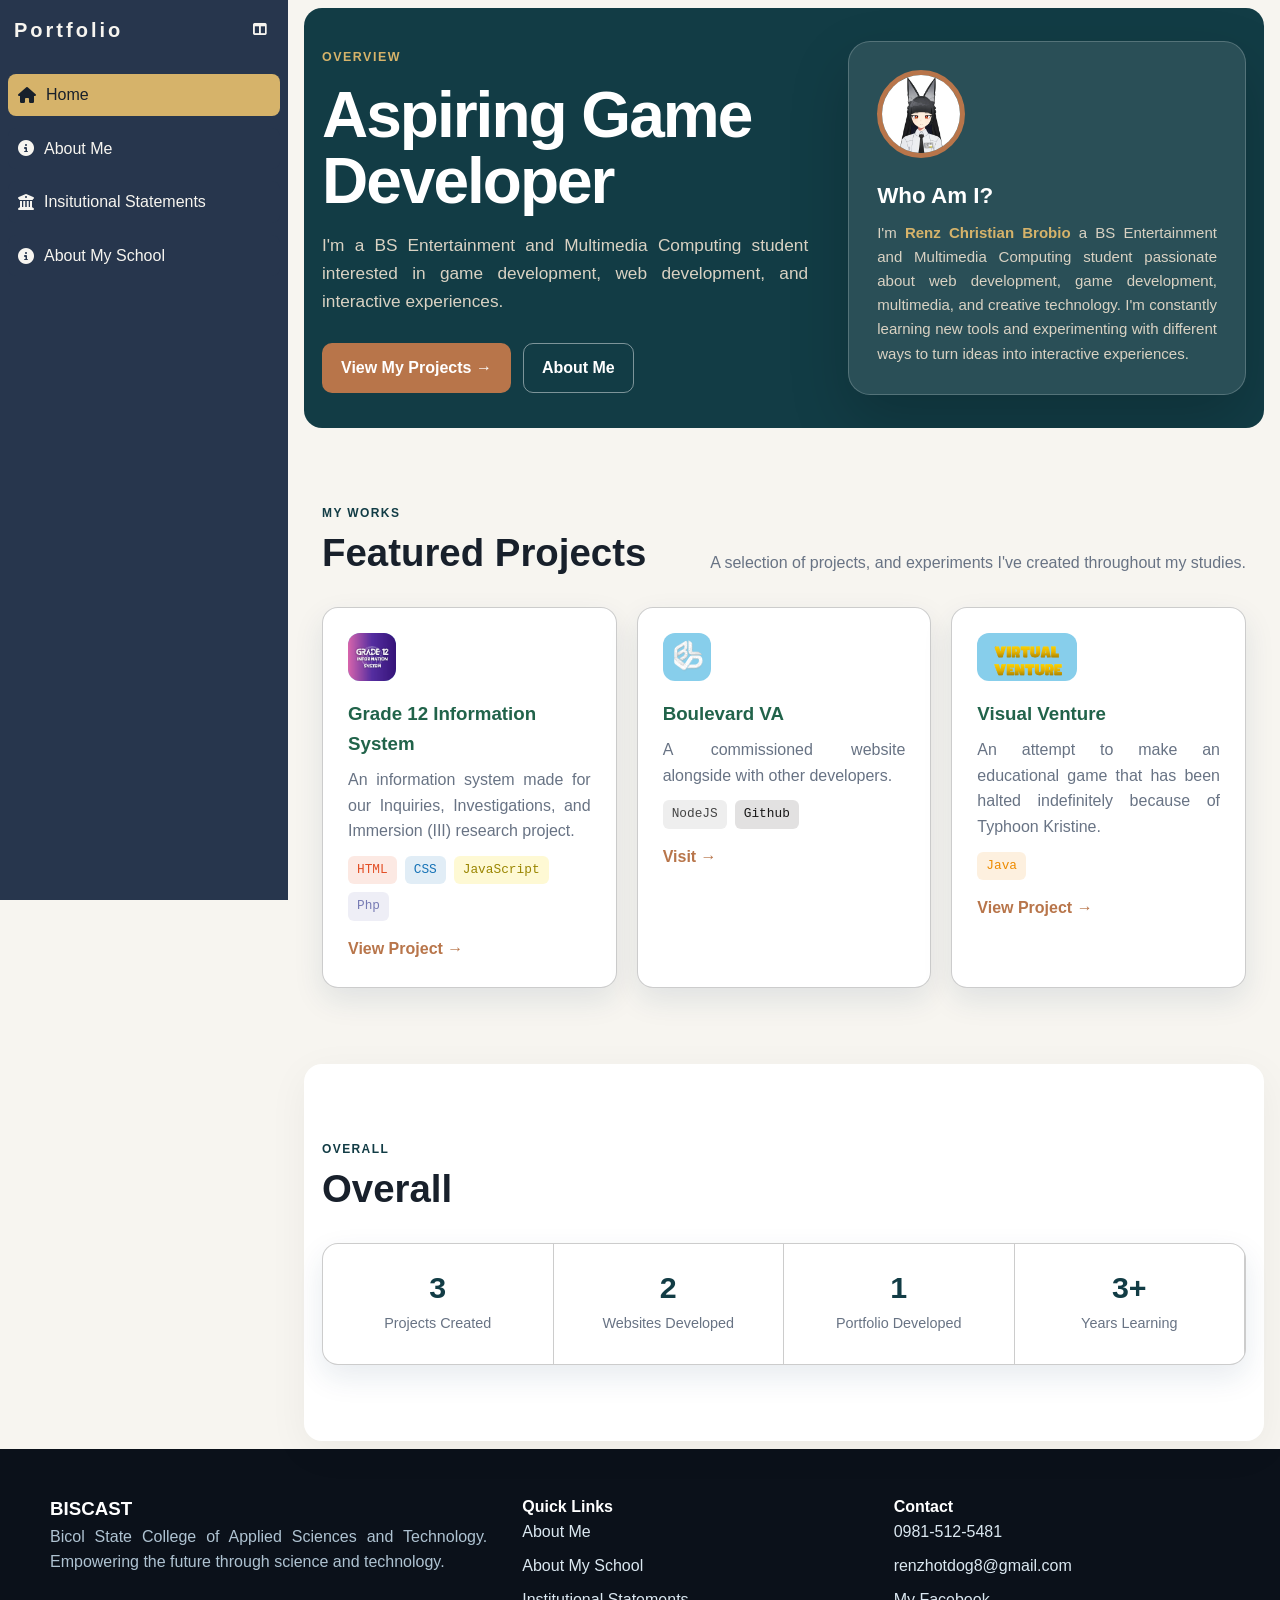
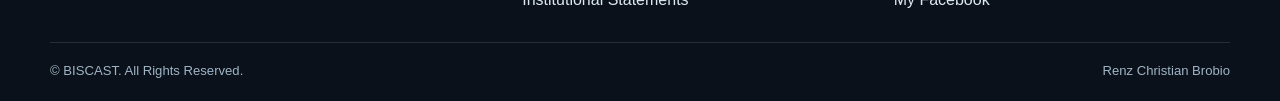
<file: index.html>
<!doctype html>
<html lang="en">

<head>
    <meta charset="UTF-8" />
    <meta name="viewport" content="width=device-width, initial-scale=1.0" />
    <title>Home</title>
    <link rel="stylesheet" href="css/style.css" />
    <link rel="shortcut icon" href="assets/BISCAST-Logo.png" type="image/x-icon" />
    <link rel="stylesheet" href="https://cdnjs.cloudflare.com/ajax/libs/font-awesome/6.5.1/css/all.min.css">
</head>

<body>
    <div class="layout">
        <aside id="side" class="sidenav" aria-label="Sidebar">
            <div class="top">
                <span class="logo">Portfolio</span>
                <button class="icon" id="close" aria-label="Collapse Sidebar">
                    <i class="fa-solid fa-table-columns"></i>
                </button>
            </div>

            <nav>
                <a href="index.html" class="btns item on" title="Home">
                    <i class="fa-solid fa-home"></i>
                    <span class="label">Home</span>
                </a>

                <a href="about-me.html" class="btns item" title="About">
                    <i class="fa-solid fa-circle-info"></i>
                    <span class="label">About Me</span>
                </a>

                <a href="institutional-statements.html" class="btns item" title="institutional-statements">
                    <i class="fa-solid fa-building-columns"></i>
                    <span class="label">Insitutional Statements</span>
                </a>
                <a href="about-mace.html" class="btns item">
                    <i class="fa-solid fa-circle-info"></i>
                    <span class="label">About My School</span>
                </a>
            </nav>
        </aside>

        <main>
            <section class="hero">
                <section class="container inner-hero">
                    <div class="context">
                        <div class="eyebrow">Overview</div>
                        <h1>Aspiring Game Developer</h1>
                        <p>I'm a BS Entertainment and Multimedia Computing student interested in game development, web
                            development, and interactive experiences.</p>
                        <div class="hero-actions">
                            <a class="btn btn-primary" href="#myWorks">View My Projects →</a>
                            <a class="btn btn-outline" href="">About Me</a>
                        </div>
                    </div>
                    <div class="hero-card">
                        <img src="assets/miyabibi.webp" alt="My Image" class="seal">
                        <h3>Who Am I?</h3>
                        <p>I'm <strong style="color: #D6B36A;">Renz Christian Brobio</strong> a BS Entertainment and
                            Multimedia Computing student passionate about web development,
                            game development, multimedia, and creative technology. I'm constantly learning new tools and
                            experimenting with different ways to turn ideas into interactive experiences.</p>
                    </div>
                </section>
            </section>
            <section class="section" id="myWorks">
                <div class="container">
                    <div class="section-head">
                        <div>
                            <div class="kicker">My Works</div>
                            <h2>Featured Projects</h2>
                        </div>
                        <p>A selection of projects, and experiments I've created throughout my
                            studies.</p>
                    </div>
                    <div class="cards">
                        <article class="card" id="g12">
                            <div class="card-icon"><img src="assets/G12.png" alt="g12 logo" width="48" height="48"
                                    style="border-radius: 12px;"></div>
                            <h3>Grade 12 Information System</h3>
                            <p>An information system made for our Inquiries, Investigations, and Immersion (III)
                                research project.</p>
                            <div class="tech-tags">
                                <span class="html">HTML</span>
                                <span class="css">CSS</span>
                                <span class="javascript">JavaScript</span>
                                <span class="php">Php</span>
                            </div>
                            <a href="https://camhighinfosys.infinityfreeapp.com/" target="_blank"
                                rel="noopener noreferrer">View Project →</a>
                        </article>
                        <article class="card">
                            <div class="card-icon"><img src="assets/blvd.webp" alt="blvd logo" height="48" width="48"
                                    style="border-radius: 12px;"></div>
                            <h3>Boulevard VA</h3>
                            <p>A commissioned website alongside with other developers.</p>
                            <div class="tech-tags">
                                <span class="nodejs">NodeJS</span>
                                <span class="github">Github</span>
                            </div>
                            <a href="https://blvdva.com/" target="_blank" rel="noopener noreferrer">Visit →</a>
                        </article>
                        <article class="card">
                            <div class="card-icon" id="vv"><img src="assets/title.png" alt="vv logo" height="48"></div>
                            <h3>Visual Venture</h3>
                            <p>An attempt to make an educational game that has been halted indefinitely because of
                                Typhoon Kristine.</p>
                            <div class="tech-tags">
                                <span class="java">Java</span>
                            </div>
                            <a href="https://github.com/debug-jpg/VV.git" target="_blank" rel="noopener noreferrer">View
                                Project →</a>
                        </article>
                    </div>
                </div>
            </section>
            <section class="section alt">
                <div class="container">
                    <div class="section-head">
                        <div>
                            <div class="kicker">Overall</div>
                            <h2>Overall</h2>
                        </div>
                    </div>
                    <div class="stats">
                        <div class="stat">
                            <strong>3</strong>
                            <span>Projects Created</span>
                        </div>
                        <div class="stat">
                            <strong>2</strong>
                            <span>Websites Developed</span>
                        </div>
                        <div class="stat">
                            <strong>1</strong>
                            <span>Portfolio Developed</span>
                        </div>
                        <div class="stat">
                            <strong>3+</strong>
                            <span>Years Learning</span>
                        </div>
                    </div>
                </div>
            </section>
        </main>
    </div>

    <footer class="footer">
        <div class="container footer-grid">
            <div>
                <h3>BISCAST</h3>
                <p>
                    Bicol State College of Applied Sciences and Technology.
                    Empowering the future through science and technology.
                </p>
            </div>

            <div>
                <h4>Quick Links</h4>
                <div class="footer-links">
                    <a href="about-me.html">About Me</a>
                    <a href="about-mace.html">About My School</a>
                    <a href="institutional-statements.html">Institutional Statements</a>
                </div>
            </div>

            <div>
                <h4>Contact</h4>
                <div class="footer-links">
                    <a href="tel:+639815125481">0981-512-5481</a>
                    <a href="mailto:renzhotdog8@gmail.com">renzhotdog8@gmail.com</a>
                    <a href="https://www.facebook.com/rei.brobs.0710" target="_blank" rel="noopener">My Facebook</a>
                </div>
            </div>
        </div>

        <div class="container copyright">
            <span>© <span data-year></span> BISCAST. All Rights Reserved.</span>
            <span>Renz Christian Brobio</span>
        </div>
    </footer>

    <script src="js/script.js"></script>
</body>

</html>
</file>
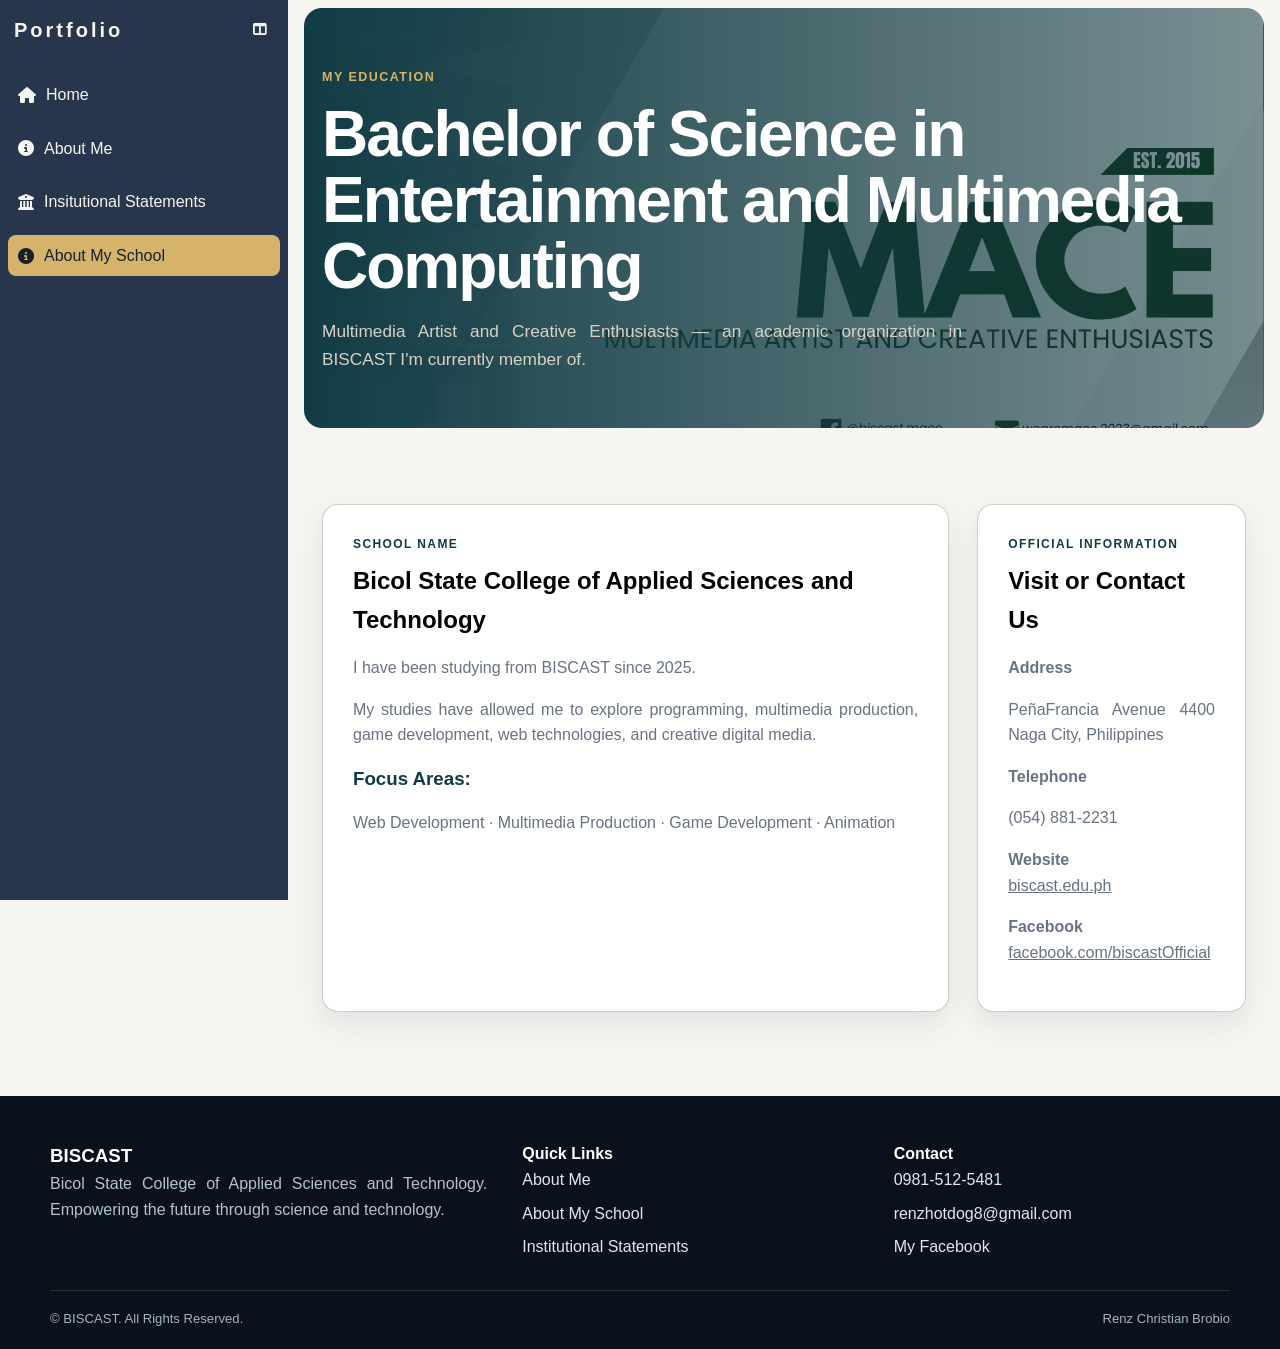
<file: about-mace.html>
<!doctype html>
<html lang="en">

<head>
    <meta charset="UTF-8" />
    <meta name="viewport" content="width=device-width, initial-scale=1.0" />
    <title>My Education</title>
    <link rel="stylesheet" href="css/style.css" />
    <link rel="shortcut icon" href="assets/BISCAST-Logo.png" type="image/x-icon" />
    <link rel="stylesheet" href="https://cdnjs.cloudflare.com/ajax/libs/font-awesome/6.5.1/css/all.min.css">
</head>

<body>
    <div class="layout">
        <aside id="side" class="sidenav" aria-label="Sidebar">
            <div class="top">
                <span class="logo">Portfolio</span>
                <button class="icon" id="close" aria-label="Collapse Sidebar">
                    <i class="fa-solid fa-table-columns"></i>
                </button>
            </div>

            <nav>
                <a href="index.html" class="btns item" title="Home">
                    <i class="fa-solid fa-home"></i>
                    <span class="label">Home</span>
                </a>

                <a href="about-me.html" class="btns item" title="About">
                    <i class="fa-solid fa-circle-info"></i>
                    <span class="label">About Me</span>
                </a>

                <a href="institutional-statements.html" class="btns item" title="institutional-statements">
                    <i class="fa-solid fa-building-columns"></i>
                    <span class="label">Insitutional Statements</span>
                </a>
                <a href="about-mace.html" class="btns item on">
                    <i class="fa-solid fa-circle-info"></i>
                    <span class="label">About My School</span>
                </a>
            </nav>
        </aside>

        <main>
            <section class="hero" id="mace">
                <section class="container inner-hero" id="education">
                    <div class="context">
                        <div class="eyebrow">My Education</div>
                        <h1>Bachelor of Science in Entertainment and Multimedia Computing</h1>
                        <p>Multimedia Artist and Creative Enthusiasts &mdash; an academic organization in BISCAST
                            I'm currently member of.</p>
                    </div>
                </section>
            </section>
            <section class="section">
                <div class="container content-grid">
                    <article class="content-panel">
                        <div class="kicker">School Name</div>
                        <h2>Bicol State College of Applied Sciences and Technology</h2>
                        <p>I have been studying from BISCAST since 2025.</p>
                        <p>My studies have allowed me to explore programming, multimedia production, game development,
                            web technologies, and creative digital media.</p>
                        <h3>Focus Areas:</h3>
                        <p>Web Development · Multimedia Production · Game Development · Animation</p>
                    </article>
                    <aside class="content-panel">
                        <div class="kicker">official information</div>
                        <h2>Visit or Contact Us</h2>
                        <p>
                            <strong>Address</strong><br>
                        <p>PeñaFrancia Avenue 4400 Naga City, Philippines</p>
                        </p>
                        <p>
                            <strong>Telephone</strong><br>
                        <p>(054) 881-2231</p>
                        </p>
                        <p>
                            <strong>Website</strong><br>
                            <a href="https://biscast.edu.ph/" target="_blank">biscast.edu.ph</a>
                        </p>
                        <p>
                            <strong>Facebook</strong><br>
                            <a href="https://www.facebook.com/biscastOfficial"
                                target="_blank">facebook.com/biscastOfficial</a>
                        </p>
                    </aside>
                </div>
            </section>
        </main>
    </div>

    <footer class="footer">
        <div class="container footer-grid">
            <div>
                <h3>BISCAST</h3>
                <p>
                    Bicol State College of Applied Sciences and Technology.
                    Empowering the future through science and technology.
                </p>
            </div>

            <div>
                <h4>Quick Links</h4>
                <div class="footer-links">
                    <a href="about-me.html">About Me</a>
                    <a href="about-mace.html">About My School</a>
                    <a href="institutional-statements.html">Institutional Statements</a>
                </div>
            </div>

            <div>
                <h4>Contact</h4>
                <div class="footer-links">
                    <a href="tel:+639815125481">0981-512-5481</a>
                    <a href="mailto:renzhotdog8@gmail.com">renzhotdog8@gmail.com</a>
                    <a href="https://www.facebook.com/rei.brobs.0710" target="_blank" rel="noopener">My Facebook</a>
                </div>
            </div>
        </div>

        <div class="container copyright">
            <span>© <span data-year></span> BISCAST. All Rights Reserved.</span>
            <span>Renz Christian Brobio</span>
        </div>
    </footer>

    <script src="js/script.js"></script>
</body>

</html>
</file>
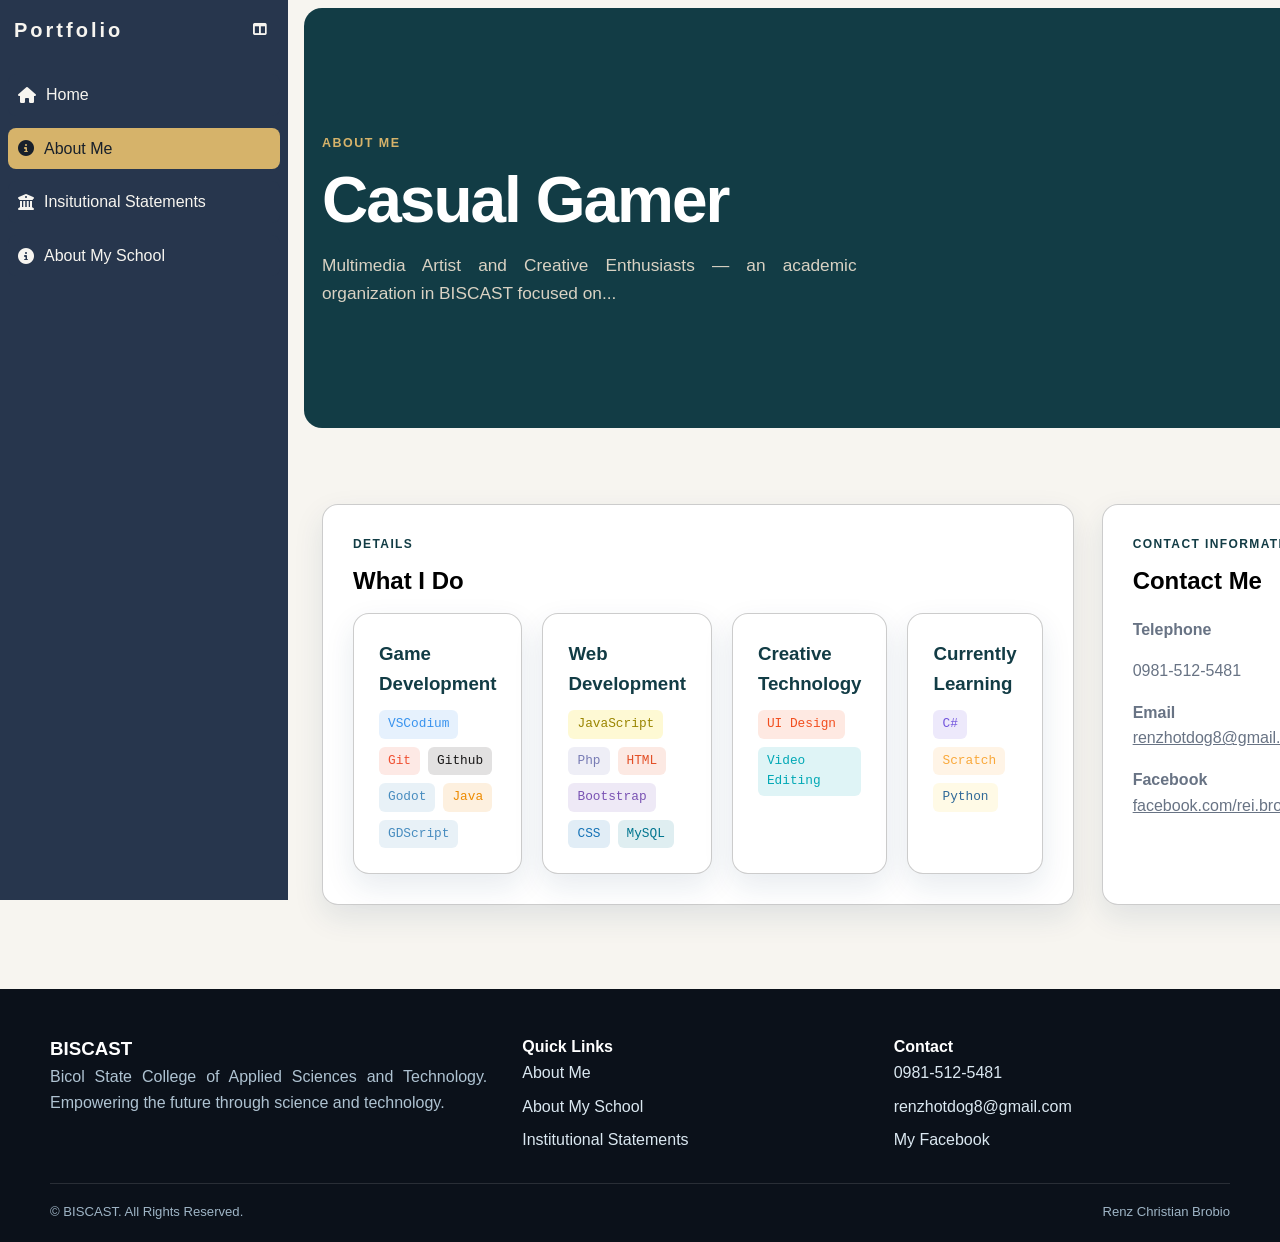
<file: about-me.html>
<!doctype html>
<html lang="en">

<head>
    <meta charset="UTF-8" />
    <meta name="viewport" content="width=device-width, initial-scale=1.0" />
    <title>About</title>
    <link rel="stylesheet" href="css/style.css" />
    <link rel="shortcut icon" href="assets/BISCAST-Logo.png" type="image/x-icon" />
    <link rel="stylesheet" href="https://cdnjs.cloudflare.com/ajax/libs/font-awesome/6.5.1/css/all.min.css">
</head>

<body>
    <div class="layout">
        <aside id="side" class="sidenav" aria-label="Sidebar">
            <div class="top">
                <span class="logo">Portfolio</span>
                <button class="icon" id="close" aria-label="Collapse Sidebar">
                    <i class="fa-solid fa-table-columns"></i>
                </button>
            </div>

            <nav>
                <a href="index.html" class="btns item" title="Home">
                    <i class="fa-solid fa-home"></i>
                    <span class="label">Home</span>
                </a>

                <a href="about-me.html" class="btns item on" title="About">
                    <i class="fa-solid fa-circle-info"></i>
                    <span class="label">About Me</span>
                </a>

                <a href="institutional-statements.html" class="btns item" title="institutional-statements">
                    <i class="fa-solid fa-building-columns"></i>
                    <span class="label">Insitutional Statements</span>
                </a>
                <a href="about-mace.html" class="btns item">
                    <i class="fa-solid fa-circle-info"></i>
                    <span class="label">About My School</span>
                </a>
            </nav>
        </aside>

        <main>
            <section class="hero">
                <section class="container inner-hero">
                    <div class="context">
                        <div class="eyebrow">About Me</div>
                        <h1>Casual Gamer</h1>
                        <p>Multimedia Artist and Creative Enthusiasts &mdash; an academic organization in BISCAST
                            focused on...</p>
                    </div>
                </section>
            </section>
            <section class="section">
                <div class="container content-grid">
                    <article class="content-panel">
                        <div class="kicker">details</div>
                        <h2 style="margin-bottom: 12px;">What I Do</h3>
                            <div class="cards" id="tools">
                                <article class="card">
                                    <h3>Game Development</h3>
                                    <div class="tech-tags">
                                        <span class="vscodium">VSCodium</span>
                                        <span class="git">Git</span>
                                        <span class="github">Github</span>
                                        <span class="godot">Godot</span>
                                        <span class="java">Java</span>
                                        <span class="godot">GDScript</span>
                                    </div>
                                </article>
                                <article class="card">
                                    <h3>Web Development</h3>
                                    <div class="tech-tags">
                                        <span class="javascript">JavaScript</span>
                                        <span class="php">Php</span>
                                        <span class="html">HTML</span>
                                        <span class="bootstrap">Bootstrap</span>
                                        <span class="css">CSS</span>
                                        <span class="mysql">MySQL</span>
                                    </div>
                                </article>
                                <article class="card">
                                    <h3>Creative Technology</h3>
                                    <div class="tech-tags">
                                        <span class="figma">UI Design</span>
                                        <span class="davinci">Video Editing</span>
                                    </div>
                                </article>
                                <article class="card">
                                    <h3>Currently Learning</h3>
                                    <div class="tech-tags">
                                        <span class="csharp">C#</span>
                                        <span class="scratch">Scratch</span>
                                        <span class="python">Python</span>
                                    </div>
                                </article>
                            </div>
                    </article>
                    <aside class="content-panel">
                        <div class="kicker">contact information</div>
                        <h2>Contact Me</h2>
                        <p>
                            <strong>Telephone</strong><br>
                        <p>0981-512-5481</p>
                        </p>
                        <p>
                            <strong>Email</strong><br>
                            <a href="mailto:renzhotdog8@gmail.com">renzhotdog8@gmail.com</a>
                        </p>
                        <p>
                            <strong>Facebook</strong><br>
                            <a href="https://www.facebook.com/rei.brobs.0710">facebook.com/rei.brobs.0710</a>
                        </p>
                    </aside>
                </div>
            </section>
        </main>
    </div>

    <footer class="footer">
        <div class="container footer-grid">
            <div>
                <h3>BISCAST</h3>
                <p>
                    Bicol State College of Applied Sciences and Technology.
                    Empowering the future through science and technology.
                </p>
            </div>

            <div>
                <h4>Quick Links</h4>
                <div class="footer-links">
                    <a href="about-me.html">About Me</a>
                    <a href="about-mace.html">About My School</a>
                    <a href="institutional-statements.html">Institutional Statements</a>
                </div>
            </div>

            <div>
                <h4>Contact</h4>
                <div class="footer-links">
                    <a href="tel:+639815125481">0981-512-5481</a>
                    <a href="mailto:renzhotdog8@gmail.com">renzhotdog8@gmail.com</a>
                    <a href="https://www.facebook.com/rei.brobs.0710" target="_blank" rel="noopener">My Facebook</a>
                </div>
            </div>
        </div>

        <div class="container copyright">
            <span>© <span data-year></span> BISCAST. All Rights Reserved.</span>
            <span>Renz Christian Brobio</span>
        </div>
    </footer>

    <script src="js/script.js"></script>
</body>

</html>
</file>
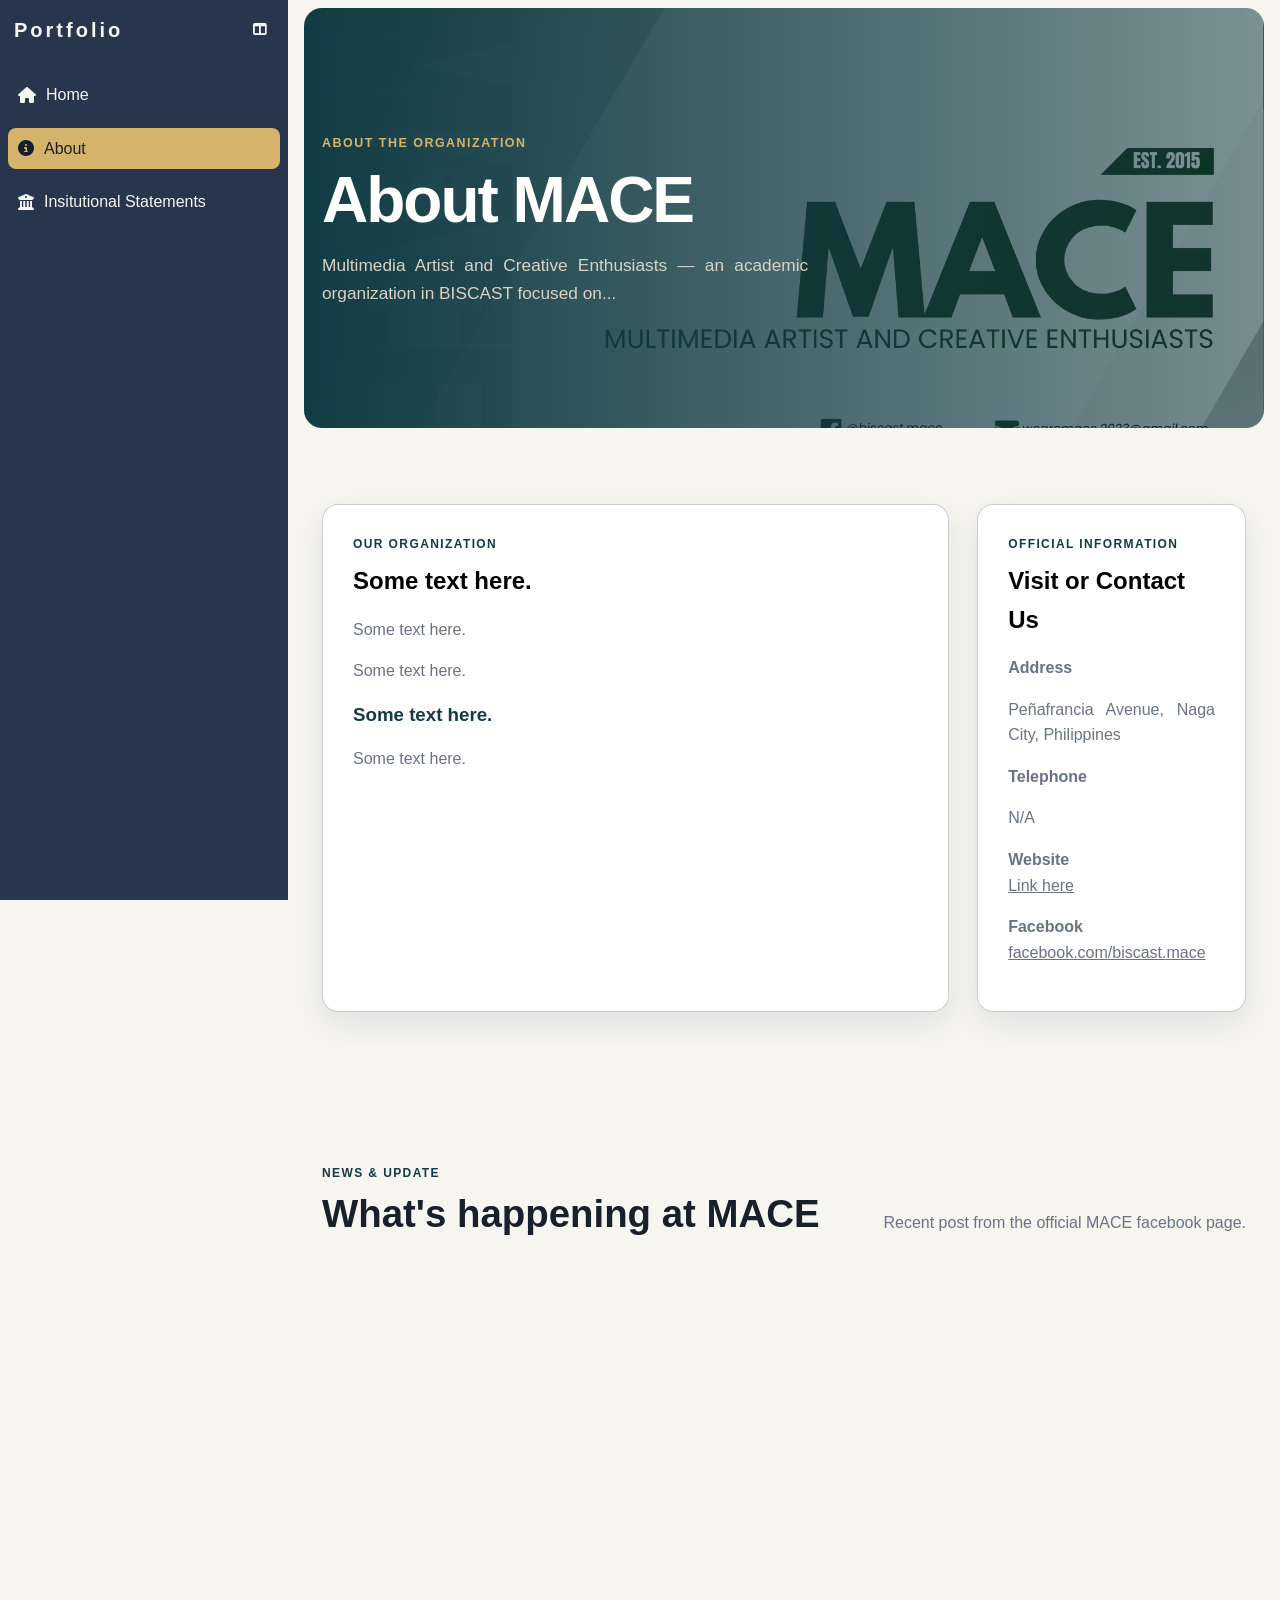
<file: about.html>
<!doctype html>
<html lang="en">

<head>
    <meta charset="UTF-8" />
    <meta name="viewport" content="width=device-width, initial-scale=1.0" />
    <title>About</title>
    <link rel="stylesheet" href="css/style.css" />
    <link rel="shortcut icon" href="assets/BISCAST-Logo.png" type="image/x-icon" />
    <!-- <link href="https://cdn.jsdelivr.net/npm/bootstrap@5.3.8/dist/css/bootstrap.min.css" rel="stylesheet" integrity="sha384-sRIl4kxILFvY47J16cr9ZwB07vP4J8+LH7qKQnuqkuIAvNWLzeN8tE5YBujZqJLB" crossorigin="anonymous"> -->
    <link rel="stylesheet" href="https://cdnjs.cloudflare.com/ajax/libs/font-awesome/6.5.1/css/all.min.css">
</head>

<body>
    <div class="layout">
        <aside id="side" class="sidenav" aria-label="Sidebar">
            <div class="top">
                <span class="logo">Portfolio</span>
                <button class="icon" id="close" aria-label="Collapse Sidebar">
                    <i class="fa-solid fa-table-columns"></i>
                </button>
            </div>

            <nav>
                <a href="index.html" class="btns item" title="Home">
                    <i class="fa-solid fa-home"></i>
                    <span class="label">Home</span>
                </a>

                <a href="about.html" class="btns item on" title="About">
                    <i class="fa-solid fa-circle-info"></i>
                    <span class="label">About</span>
                </a>

                <a href="institutional-statements.html" class="btns item" title="Insitutional Statements">
                    <i class="fa-solid fa-building-columns"></i>
                    <span class="label">Insitutional Statements</span>
                </a>
            </nav>
        </aside>

        <main>
            <section class="hero" id="mace">
                <section class="container inner-hero">
                    <div class="context">
                        <div class="eyebrow">About the Organization</div>
                        <h1>About MACE</h1>
                        <p>Multimedia Artist and Creative Enthusiasts &mdash; an academic organization in BISCAST
                            focused on...</p>
                    </div>
                </section>
            </section>
            <section class="section">
                <div class="container content-grid">
                    <article class="content-panel">
                        <div class="kicker">Our organization</div>
                        <h2>Some text here.</h2>
                        <p>Some text here.</p>
                        <p>Some text here.</p>
                        <h3>Some text here.</h3>
                        <p>Some text here.</p>
                    </article>
                    <aside class="content-panel">
                        <div class="kicker">official information</div>
                        <h2>Visit or Contact Us</h2>
                        <p>
                            <strong>Address</strong><br>
                        <p>Peñafrancia Avenue, Naga City, Philippines</p>
                        </p>
                        <p>
                            <strong>Telephone</strong><br>
                        <p>N/A</p>
                        </p>
                        <p>
                            <strong>Website</strong><br>
                            <a href="">Link here</a>
                        </p>
                        <p>
                            <strong>Facebook</strong><br>
                            <a href="https://www.facebook.com/biscast.mace">facebook.com/biscast.mace</a>
                        </p>
                    </aside>
                </div>
            </section>
            <section class="section news">
                <div class="container">
                    <div class="section-head">
                        <div>
                            <div class="kicker">News & update</div>
                            <h2>What's happening at MACE</h2>
                        </div>
                        <p>Recent post from the official MACE facebook page.</p>
                    </div>
                    <article class="news-grid">
                        <div class="news-card">
                            <div class="news-content">
                                <iframe src="https://www.facebook.com/plugins/post.php?href=https%3A%2F%2Fwww.facebook.com%2Fbiscast.mace%2Fposts%2Fpfbid0HT9BstZT28Hh1YLSWhnDEK93t1LUMunjDWrrVNCr6ieoiDdaTDEeHycytcE58diAl&show_text=true&width=500" height="806" style="border:none;overflow:hidden" scrolling="no" frameborder="0" allowfullscreen="true" allow="autoplay; clipboard-write; encrypted-media; picture-in-picture; web-share"></iframe>
                            </div>
                        </div>
                        <div class="news-card">
                            <!-- <img src="https://scontent.fmnl8-2.fna.fbcdn.net/v/t39.30808-1/511937768_122227121636148095_5351685635515123594_n.jpg?stp=dst-jpg_tt6&cstp=mx1500x1500&ctp=s200x200&_nc_cat=103&_nc_map=urlgen_bucketless&ccb=1-7&_nc_sid=2d3e12&_nc_eui2=AeEztoxNWcJ5lzSN7mSYKOv08k1bMWV9LrXyTVsxZX0utVnjOuaY-lM1A55_SJo3SY_Vim7B674wS12dWlJDb21B&_nc_ohc=1tnSLn9-EhIQ7kNvwGmCf7H&_nc_oc=AdqYg09i9_qJlcKD_vCuIAyxfERv5A8mi9GY4SuNzeiO_XY0tLGKpZr2K1c0OJASZEk&_nc_zt=24&_nc_ht=scontent.fmnl8-2.fna&_nc_gid=eDz3jKbZH0tKOlSw4duzXw&_nc_ss=7b2a8&oh=00_AQNm7vxUMR4DMR6oogC_mHO_TVFFzZzPgpRDG1jBbJvbnA&oe=6AC537E8"
                                alt="MACE" class="news-image"> -->
                            <div class="news-content">
                                <!-- <div class="news-date">September 26, 2026</div>
                                <h3>COSCI General Assembly 2026 Highlights &mdash; Freshmen Orientation</h3>
                                <p>A day filled with new faces, meaningful connections, and an aMACEing start to a new
                                    academic journey! The CoSci General Assembly brought everyone together to welcome
                                    our freshmen and celebrate the spirit of unity within the College of Science.</p>
                                <a href="">Read Here →</a> -->
                                <iframe src="https://www.facebook.com/plugins/post.php?href=https%3A%2F%2Fwww.facebook.com%2Fbiscast.mace%2Fposts%2Fpfbid034rCLPkgSjqZzL5Z77q29HP9JfrBPnR8JL18qKSaX8DbWub5kBV71imHvWhifLeDHl&show_text=true&width=500" height="806" style="border:none;overflow:hidden" scrolling="no" frameborder="0" allowfullscreen="true" allow="autoplay; clipboard-write; encrypted-media; picture-in-picture; web-share"></iframe>
                            </div>
                        </div>
                    </article>
                </div>
            </section>
        </main>
    </div>

    <script src="js/script.js"></script>
</body>

</html>
</file>
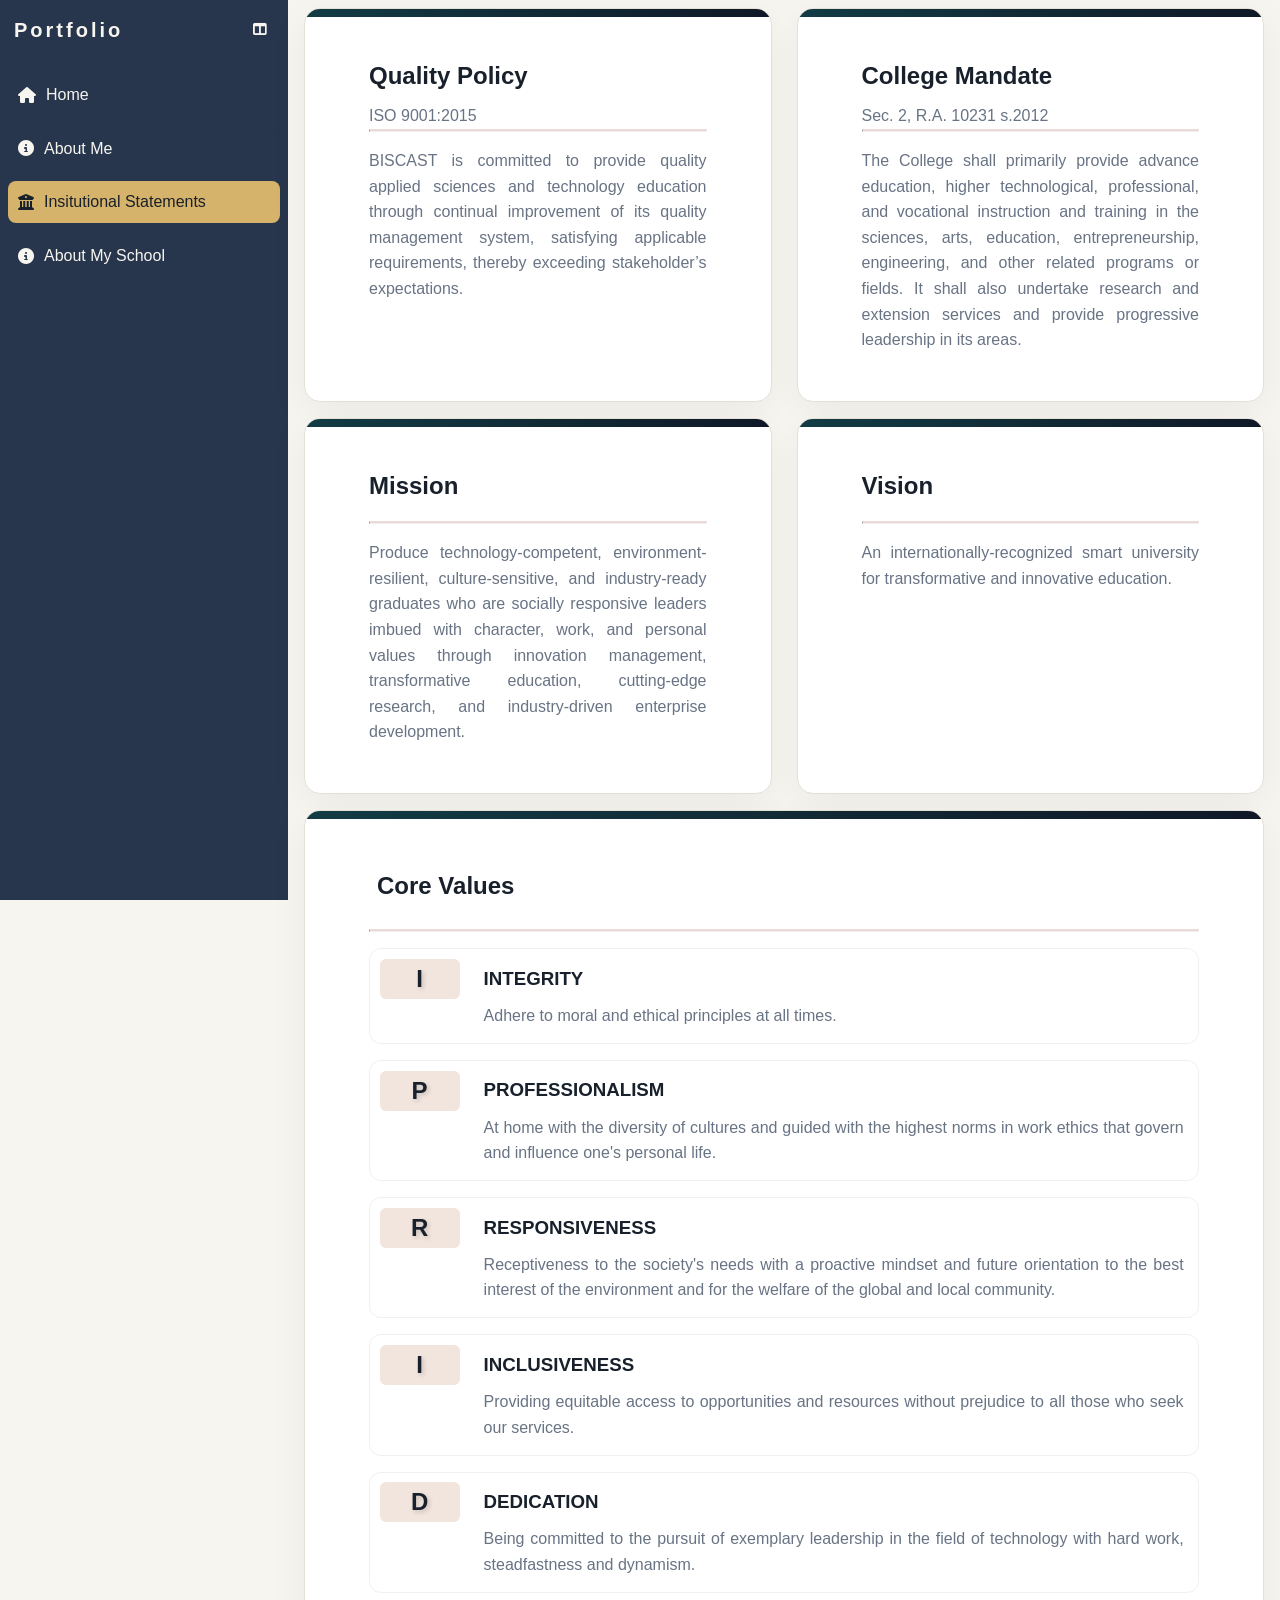
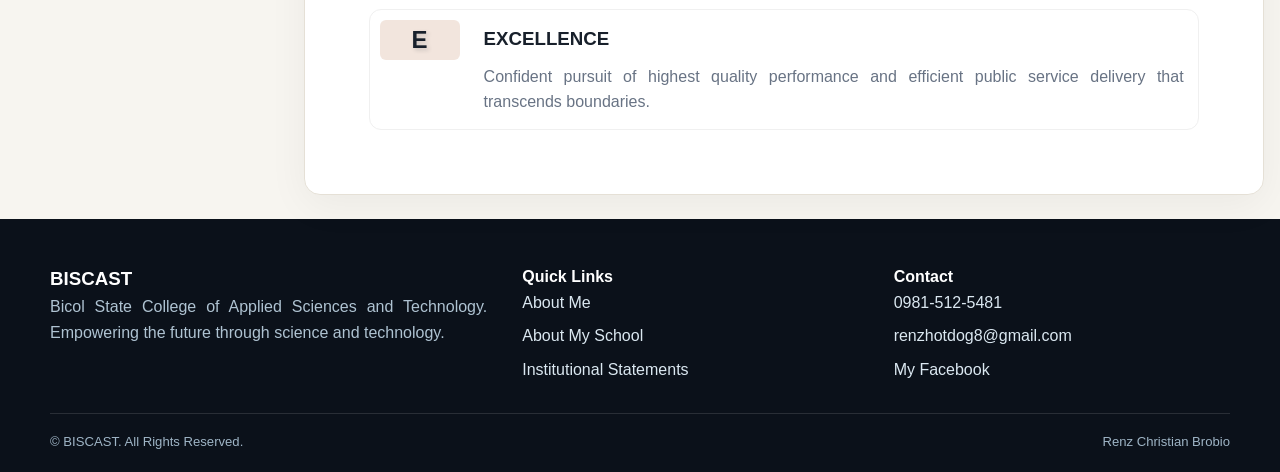
<file: institutional-statements.html>
<!DOCTYPE html>
<html lang="en">

<head>
    <meta charset="UTF-8">
    <meta name="viewport" content="width=device-width, initial-scale=1.0">
    <title>Institutional Statements</title>
    <link rel="stylesheet" href="css/style.css">
    <link rel="shortcut icon" href="assets/BISCAST-Logo.png" type="image/x-icon">
    <link rel="stylesheet" href="https://cdnjs.cloudflare.com/ajax/libs/font-awesome/6.5.1/css/all.min.css">
</head>

<body>
    <div class="layout">
        <aside id="side" class="sidenav" aria-label="Sidebar">
            <div class="top">
                <span class="logo">Portfolio</span>
                <button class="icon" id="close" aria-label="Collapse Sidebar">
                    <i class="fa-solid fa-table-columns"></i>
                </button>
            </div>

            <nav>
                <a href="index.html" class="btns item" title="Home">
                    <i class="fa-solid fa-home"></i>
                    <span class="label">Home</span>
                </a>

                <a href="about-me.html" class="btns item" title="About">
                    <i class="fa-solid fa-circle-info"></i>
                    <span class="label">About Me</span>
                </a>

                <a href="institutional-statements.html" class="btns item on" title="institutional-statements">
                    <i class="fa-solid fa-building-columns"></i>
                    <span class="label">Insitutional Statements</span>
                </a>
                <a href="about-mace.html" class="btns item">
                    <i class="fa-solid fa-circle-info"></i>
                    <span class="label">About My School</span>
                </a>
            </nav>
        </aside>

        <main>
            <div class="container-mission container-grid">
                <section class="vision qp">
                    <h1>Quality Policy</h1>
                    <p>ISO 9001:2015</p>
                    <hr class="divider">
                    <p>BISCAST is committed to provide quality applied sciences and technology education through
                        continual improvement of its quality management system, satisfying applicable requirements,
                        thereby exceeding stakeholder’s expectations. </p>
                </section>

                <section class="mission mandate">
                    <h1>College Mandate</h1>
                    <p>Sec. 2, R.A. 10231 s.2012</p>
                    <hr class="divider">
                    <p>The College shall primarily provide advance education, higher technological, professional, and
                        vocational instruction and training in the sciences, arts, education, entrepreneurship,
                        engineering, and other related programs or fields. It shall also undertake research and
                        extension services and provide progressive leadership in its areas.</p>
                </section>

                <section class="mission">
                    <h1>Mission</h1>
                    <hr class="divider">
                    <p>Produce technology-competent, environment-resilient, culture-sensitive, and industry-ready
                        graduates
                        who are socially responsive leaders imbued with character, work, and personal values through
                        innovation management, transformative education, cutting-edge research, and industry-driven
                        enterprise development.</p>
                </section>

                <section class="vision">
                    <h1>Vision</h1>
                    <hr class="divider">
                    <p>An internationally-recognized smart university for transformative and innovative education.</p>
                </section>
            </div>

            <section class="coreValues">
                <h1 class="title">Core Values</h1>
                <hr class="divider">
                <section class="ipride">
                    <section class="core-value" id="Integrity">
                        <div class="letter">
                            <h1>I</h1>
                        </div>

                        <div class="details">
                            <h3>Integrity</h3>
                            <p>Adhere to moral and ethical principles at all times.</p>
                        </div>
                    </section>

                    <section class="core-value" id="Professionalism">
                        <div class="letter">
                            <h1>P</h1>
                        </div>

                        <div class="details">
                            <h3>Professionalism</h3>
                            <p>At home with the diversity of cultures and guided with the highest norms in work ethics
                                that govern and influence one's personal life.</p>
                        </div>
                    </section>

                    <section class="core-value" id="Responsiveness">
                        <div class="letter">
                            <h1>R</h1>
                        </div>

                        <div class="details">
                            <h3>Responsiveness</h3>
                            <p>Receptiveness to the society's needs with a proactive mindset and future orientation to
                                the best interest of the environment and for the welfare of the global and local
                                community.</p>
                        </div>
                    </section>

                    <section class="core-value" id="Inclusiveness">
                        <div class="letter">
                            <h1>I</h1>
                        </div>

                        <div class="details">
                            <h3>Inclusiveness</h3>
                            <p>Providing equitable access to opportunities and resources without prejudice to all those
                                who seek our services.</p>
                        </div>
                    </section>

                    <section class="core-value" id="Dedication">
                        <div class="letter">
                            <h1>D</h1>
                        </div>

                        <div class="details">
                            <h3>Dedication</h3>
                            <p>Being committed to the pursuit of exemplary leadership in the field of technology with
                                hard work, steadfastness and dynamism.</p>
                        </div>
                    </section>

                    <section class="core-value" id="Excellence">
                        <div class="letter">
                            <h1>E</h1>
                        </div>

                        <div class="details">
                            <h3>Excellence</h3>
                            <p>Confident pursuit of highest quality performance and efficient public service delivery
                                that transcends boundaries.</p>
                        </div>
                    </section>
                </section>
            </section>
        </main>
    </div>

    <footer class="footer">
        <div class="container footer-grid">
            <div>
                <h3>BISCAST</h3>
                <p>
                    Bicol State College of Applied Sciences and Technology.
                    Empowering the future through science and technology.
                </p>
            </div>

            <div>
                <h4>Quick Links</h4>
                <div class="footer-links">
                    <a href="about-me.html">About Me</a>
                    <a href="about-mace.html">About My School</a>
                    <a href="institutional-statements.html">Institutional Statements</a>
                </div>
            </div>

            <div>
                <h4>Contact</h4>
                <div class="footer-links">
                    <a href="tel:+639815125481">0981-512-5481</a>
                    <a href="mailto:renzhotdog8@gmail.com">renzhotdog8@gmail.com</a>
                    <a href="https://www.facebook.com/rei.brobs.0710" target="_blank" rel="noopener">My Facebook</a>
                </div>
            </div>
        </div>

        <div class="container copyright">
            <span>© <span data-year></span> BISCAST. All Rights Reserved.</span>
            <span>Renz Christian Brobio</span>
        </div>
    </footer>

    <script src="js/script.js"></script>
</body>

</html>
</file>
<file: css/style.css>
@import url('https://fonts.googleapis.com/css2?family=Outfit:wght@400;500;600;700&display=swap');
@import url('animations.css');

:root {
	--background: #F7F5F0;
	--sidebar: #101827;
	--sidebar-accents: #27364D;
	--secondary: #21634a;
	--accent: #B8754A;
	--hero: #123C45;
	--cards: #ffffff;

	/* Texts */
	--main-text: #18202B;
	--secondary-text: #687384;

	/* Sidebar */
	--sidebar-text: #F7F5F0;
	--secondary-sidebar-text: #D9D2C3;
	--sidebar-active-text: #D6B36A;

	/* Hero */
	--hero-primary-text: #ffffff;
	--hero-secondary-text: #D9D2C3;
	--hero-accent-text: #D6B36A;

	/* Footer */
	--footer-background: #0B111A;
	--footer-primary-text: #F7F5F0;
	--footer-secondary-text: #D9D2C3;
	--footer-hover: #D6B36A;

	/* Misc */
}

html {
	scroll-behavior: smooth;
}

* {
	box-sizing: border-box;
	margin: 0;
	padding: 0;
}

body {
	font-family: "Montserrat", Arial, sans-serif;
	background-color: var(--background);
	line-height: 1.6;
}

.layout {
	display: flex;
	min-height: 100vh;
}

/* Sidebar */
.btns {
	color: var(--sidebar-text);
	background: var(--sidebar-accents);
	border: 0;
	cursor: pointer;
	text-decoration: none;
	margin-bottom: 12px;
}

:focus-visible {
	outline: 2px solid var(--accent);
	outline-offset: 1px;
}

.sidenav {
	width: 288px;
	max-width: 85%;
	height: 100vh;
	position: sticky;
	top: 0;
	background: var(--sidebar-accents);
	border-right: white;
	display: flex;
	flex-direction: column;
	transition: width 0.2s;
	overflow: hidden;
	flex: none;
}

.sidenav.mini {
	width: 64px;
}

.sidenav.mini .logo,
.sidenav.mini .label,
.sidenav.mini h2 {
	display: none;
}

.sidenav.mini .top {
	justify-content: center;
}

.sidenav.mini nav .item {
	justify-content: center;
}

.sidenav.mini nav .item {
	padding: 8px 0;
}

.sidenav.mini nav {
	padding: 4px 10px;
}

/* Top */
.top {
	display: flex;
	align-items: center;
	justify-content: space-between;
	padding: 14px 14px 8px;
	margin-bottom: 16px;
}

.logo {
	color: var(--sidebar-text);
	font-weight: 600;
	font-size: 1.25rem;
	letter-spacing: 0.15em;
}

.icon {
	background: transparent;
	border: none;
	outline: none;
	width: 30px;
	height: 30px;
	border-radius: 8px;
	display: grid;
	place-items: center;
	color: var(--sidebar-text);
}

.icon:hover {
	background: var(--sidebar-active-text);
}

/* Nav */
nav {
	padding: 4px 8px;
}

.item {
	display: flex;
	align-items: center;
	gap: 10px;
	width: 100%;
	padding: 8px 10px;
	border-radius: 8px;
	text-align: left;
	transition: background 0.3s ease;
}

.item:hover {
	background: var(--sidebar-active-text);
	color: var(--main-text);
}

.item.on {
	background: var(--sidebar-active-text);
	color: var(--main-text);
}

.item svg {
	flex: none;
	color: var(--secondary-text);
}

.new {
	color: var(--accent);
	font-weight: 500;
}

.new svg {
	color: var(--accent);
}

/* MAIN */
main {
	opacity: 0;
	flex: 1;
	justify-content: center;
	padding: 8px 16px 8px 16px;
	animation: pageLoad 0.3s ease forwards;
}

.container-grid {
	display: grid;
	grid-template-columns: 1fr 1fr;
	gap: 0 25px;
}

.container {
	width: min(1180px, calc(100% - 36px));
	margin-inline: auto;
}

/* Buttons */
.btn {
	display: inline-flex;
	align-items: center;
	justify-content: center;
	padding: 11px 18px;
	border-radius: 10px;
	text-decoration: none;
	font-weight: 800;
	border: 1px solid transparent;
	transition: transform 0.3s ease;
}

.btn:hover {
	transform: scale(1.08);
}

.btn-outline {
	color: var(--text);
	border-color: rgba(255, 255, 255, .45);
}

.btn-primary {
	background: var(--accent);
	color: var(--text);
}

/* Hero */
.hero {
	background: var(--hero);
	color: var(--hero-primary-text);
	overflow: hidden;
	border-radius: 18px;
}

.inner-hero {
	min-height: 420px;
	display: grid;
	grid-template-columns: 1.1fr 0.9fr;
	gap: 40px;
	align-items: center;
}

#education {
	grid-template-columns: 1fr !important;
}

.eyebrow {
	display: inline-flex;
	gap: 8px;
	align-items: center;
	color: var(--hero-accent-text);
	font-size: 0.78rem;
	text-transform: uppercase;
	letter-spacing: 1.5px;
	font-weight: 900;
}

.hero h1 {
	font-size: clamp(2.35rem, 5vw, 4.3rem);
	margin: 14px 0 18px;
	line-height: 1.03;
	letter-spacing: -2px;
}

.hero p {
	color: var(--hero-secondary-text);
	max-width: 640px;
	font-size: 1.08rem;
}

.hero-actions {
	display: flex;
	flex-wrap: wrap;
	gap: 12px;
	margin-top: 28px;
}

.hero-card {
	background: rgba(255, 255, 255, .10);
	border: 1px solid rgba(255, 255, 255, .20);
	border-radius: 22px;
	padding: 28px;
	box-shadow: 0 25px 60px rgba(0, 0, 0, 0.18);
}

.hero-card .seal {
	width: 88px;
	height: 88px;
	border: 5px solid var(--accent);
	border-radius: 50%;
	display: grid;
	place-items: center;
	margin-bottom: 20px;
	font-weight: 1000;
	font-size: 1.25rem;
}

.hero-card h3 {
	margin-bottom: 7px;
	font-size: 1.4rem;
}

.hero-card p {
	margin: 0;
	font-size: 0.94rem;
}

#mace {
	background: linear-gradient(90deg, #123C45, #123C4580),
		url(../assets/mace.png) center / cover no-repeat;
}

/* Mission and Vision */
.mission,
.vision,
.coreValues {
	position: relative;
	margin-bottom: 1rem;
	padding: 3rem 4rem;
	border-radius: 16px;
	box-shadow: 0 10px 40px rgba(0, 0, 0, 0.05);
	background: var(--cards);
	color: var(--main-text);
	transition: transform 0.3s ease, box-shadow 0.3s ease;
	border: 1px solid #E5E0D6;
	overflow: hidden;
}

.mission::before,
.vision::before,
.coreValues::before {
	content: "";
	position: absolute;
	top: 0;
	left: 0;
	right: 0;
	height: 8px;
	background: linear-gradient(90deg, #123C45 0%, #101827 100%);
}

.mission:hover,
.vision:hover,
.coreValues:hover {
	transform: scale(1.01);
	box-shadow: 0 10px 40px rgba(255, 255, 255, 0.22);
}

.mission h1,
.vision h1,
.coreValues h1.title {
	margin-bottom: 1rem;
}

.mandate h1,
.qp h1 {
	margin-bottom: 0.5rem;
}

.mission p,
.vision p {
	color: var(--secondary-text);
}

.divider {
	border-top: 2px solid rgba(128, 0, 0, 0.15);
	width: 100%;
	margin: auto auto 1rem auto;
}


/* Core Values */
.coreValues h1 {
	margin: 0;
	padding: 0.5rem;
}

.core-value {
	display: flex;
	align-items: flex-start;
	gap: 1.2rem;
	margin-bottom: 1.0rem;
	border-radius: 12px;
	background: var(--cards);
	border: 1px solid #f0f0f0;
	transition: all 0.3s ease;
	padding: .6rem;
}

.core-value:hover {
	transform: scale(1.02);
	box-shadow: 0 8px 25px #123c4530;
}

.letter {
	display: flex;
	justify-content: center;
	align-items: center;
	font-size: 1.5rem;
	font-weight: 900;
	color: var(--main-text);
	width: 80px;
	flex-shrink: 0;
	text-shadow: 2px 2px 4px #18202B30;
	line-height: 1;
	background-color: #B8754A30;
	border-radius: 6px;
}

.details {
	flex: 1;
	margin: 0;
	padding: 0.3rem;
}

.details p {
	color: var(--secondary-text);
}

.details h3 {
	color: var(--text);
	font-weight: 900;
	text-transform: uppercase;
	margin-bottom: 0.5em;
}

/* Section */
.section {
	padding: 76px 0;
}

.section-head {
	display: flex;
	align-items: end;
	justify-content: space-between;
	gap: 25px;
	margin-bottom: 32px;
}

.section-head h2 {
	margin: 0;
	color: var(--main-text);
	font-size: clamp(1.8rem, 3vw, 2.5rem);
	line-height: 1.15;
}

.section-head p {
	max-width: 600px;
	margin: 0;
	color: var(--secondary-text);
}

.kicker {
	color: var(--hero);
	font-weight: 900;
	text-transform: uppercase;
	font-size: .75rem;
	letter-spacing: 1.4px;
	margin-bottom: 8px;
}

/* Cards */
.cards {
	display: grid;
	grid-template-columns: repeat(3, 1fr);
	gap: 20px;
}

#tools {
	grid-template-columns: repeat(4, 1fr) !important;
}

.card {
	background: white;
	border: 1px solid rgba(0, 0, 0, .20);
	border-radius: 16px;
	padding: 25px;
	box-shadow: 0 12px 30px rgba(18, 59, 99, .10);
}

.card h3 {
	margin: 0 0 8px;
	color: var(--secondary);
}

.card p {
	color: var(--secondary-text);
	margin: 0;
}

.card a {
	display: inline-block;
	margin-top: 15px;
	color: var(--accent);
	font-weight: 800;
	text-decoration: none;
}

.card-icon {
	width: 48px;
	height: 48px;
	border-radius: 12px;
	display: grid;
	place-items: center;
	background: skyblue;
	color: var(--main-text);
	font-size: 1.35rem;
	margin-bottom: 18px;
}

#vv {
	width: 100px !important;
}

.tech-tags {
	display: flex;
	flex-wrap: wrap;
	gap: 8px;
	margin-top: 12px;
}

.tech-tags span {
	padding: 4px 9px;
	border-radius: 6px;
	background: #eeeeee;
	color: #444;
	font-family: monospace;
	font-size: 0.8rem;
	cursor: context-menu;
	text-decoration: none;
}

.csharp {
	background: #7355DD20 !important;
	color: #7355DD !important;
}

.vscodium {
	background: #3993EE20 !important;
	color: #3993EE !important;
}

.git {
	background: #F0503220 !important;
	color: #F05032 !important;
}

.godot {
	background: #478CBF20 !important;
	color: #478CBF !important;
}

.bootstrap {
	background: #7952B320 !important;
	color: #7952B3 !important;
}

.mysql {
	background: #00758F20 !important;
	color: #00758F !important;
}

.html {
	background: #E34F2620 !important;
	color: #E34F26 !important;
}

.css {
	background: #1572B620 !important;
	color: #1572B6 !important;
}

.javascript {
	background: #F7DF1E30 !important;
	color: #9a8500 !important;
}

.java {
	background: #ED8B0020 !important;
	color: #ED8B00 !important;
}

.php {
	background: #777BB420 !important;
	color: #777BB4 !important;
}

.github {
	background: #18171720 !important;
	color: #181717 !important;
}

.figma {
	background: #F24E1E20 !important;
	color: #F24E1E !important;
}

.scratch {
	background: #F9A83A20 !important;
	color: #F9A83A !important;
}

.python {
	background: #FFD43B20 !important;
	color: #306998 !important;
}

.davinci {
	background: #00A8B520 !important;
	color: #00A8B5 !important;
}

/* Stats */
.section.alt {
	background: white;
	border-radius: 18px;
	box-shadow: 0 10px 40px rgba(0, 0, 0, 0.05);
}

.stats {
	display: grid;
	grid-template-columns: repeat(4, 1fr);
	border: 1px solid rgba(0, 0, 0, .20);
	background: white;
	border-radius: 16px;
	overflow: hidden;
	box-shadow: 0 12px 30px rgba(18, 59, 99, .10);
}

.stat {
	padding: 28px 18px;
	text-align: center;
	border-right: 1px solid rgba(0, 0, 0, .20);
}

.stat strong {
	display: block;
	color: var(--hero);
	font-size: 1.9rem;
	line-height: 1;
	margin-bottom: 8px;
}

.stat span {
	color: var(--secondary-text);
	font-size: 0.9rem;
}

/* Content  */
.content-grid {
	display: grid;
	grid-template-columns: 1.4fr .6fr;
	gap: 28px;
}

.content-panel {
	background: white;
	border: 1px solid rgba(0, 0, 0, .20);
	border-radius: 16px;
	padding: 30px;
	box-shadow: 0 12px 30px rgba(18, 59, 99, .10);
}

.content-panel p {
	color: var(--secondary-text);
	margin: 16px 0;
}

.content-panel h3 {
	color: var(--hero);
	margin-bottom: 6px;
}

.content-panel a {
	color: inherit;
}

/* Footer */
.footer {
	background: var(--footer-background);
	color: var(--footer-primary-text);
	padding: 45px 0 20px;
}

.footer-grid {
	display: grid;
	grid-template-columns: 1.3fr 1fr 1fr;
	gap: 35px;
}

.footer h3,
.footer h4 {
	color: white;
	margin-top: 0;
}

.footer p {
	color: #afc3d2;
}

.footer a {
	color: #dbe8f1;
	text-decoration: none;
}

.footer a:hover {
	color: var(--gold);
}

.footer-links {
	display: grid;
	gap: 8px;
}

.copyright {
	border-top: 1px solid rgba(255, 255, 255, .12);
	margin-top: 30px;
	padding-top: 17px;
	font-size: .82rem;
	color: #9fb5c6;
	display: flex;
	justify-content: space-between;
	gap: 15px;
}

/* Misc */
p,
h1,
h3,
h2 {
	cursor: context-menu;
}

p {
	text-align: justify;
}

/* Tablet */
@media (max-width: 1024px) {
	.cards {
		grid-template-columns: repeat(2, 1fr);
	}

	.inner-hero {
		gap: 24px;
		padding: 32px 0;
	}

	.content-grid {
		grid-template-columns: 1fr;
	}
}

/* Mobile: sidebar becomes bottom nav */
@media (max-width: 768px) {
	.layout {
		display: block;
	}

	/* Bottom nav bar (also overrides the .mini state) */
	.sidenav,
	.sidenav.mini {
		position: fixed;
		top: auto;
		bottom: 0;
		left: 0;
		right: 0;
		width: 100%;
		max-width: 100%;
		height: auto;
		flex-direction: row;
		border-right: 0;
		border-top: 1px solid rgba(255, 255, 255, .12);
		box-shadow: 0 -6px 20px rgba(0, 0, 0, .15);
		padding-bottom: env(safe-area-inset-bottom, 0px);
		z-index: 100;
	}

	/* No logo / collapse button on mobile */
	.sidenav .top,
	.sidenav.mini .top {
		display: none;
	}

	.sidenav nav,
	.sidenav.mini nav {
		display: flex;
		justify-content: space-around;
		gap: 4px;
		width: 100%;
		padding: 6px 8px;
	}

	.sidenav nav .item,
	.sidenav.mini nav .item {
		flex: 1;
		flex-direction: column;
		justify-content: center;
		align-items: center;
		gap: 4px;
		margin-bottom: 0;
		padding: 8px 4px;
		font-size: 0.7rem;
		line-height: 1.2;
		text-align: center;
		min-width: 0;
	}

	.sidenav .item svg {
		font-size: 1.15rem;
	}

	/* Always show labels, even if JS toggled .mini */
	.sidenav .label,
	.sidenav.mini .label {
		display: block;
		overflow: hidden;
		text-overflow: ellipsis;
		white-space: nowrap;
		max-width: 100%;
	}

	/* Leave room so content isn't hidden behind the bar */
	main {
		padding: 8px 12px calc(84px + env(safe-area-inset-bottom, 0px));
	}

	/* Layout */
	.container {
		width: 100%;
	}

	.inner-hero {
		grid-template-columns: 1fr;
		min-height: 0;
		padding: 28px 20px;
	}

	.hero h1 {
		letter-spacing: -1px;
	}

	.hero-card {
		padding: 20px;
	}

	.hero-actions .btn {
		flex: 1 1 140px;
	}

	.section {
		padding: 40px 0;
	}

	.section.alt .container,
	.section .container {
		padding-inline: 4px;
	}

	.section-head {
		flex-direction: column;
		align-items: flex-start;
		gap: 12px;
		margin-bottom: 24px;
	}

	.cards,
	.news-grid,
	.container-grid,
	.content-grid {
		grid-template-columns: 1fr;
	}

	#tools {
		grid-template-columns: 1fr !important;
	}

	.stats {
		grid-template-columns: repeat(2, 1fr);
	}

	.stat:nth-child(2n) {
		border-right: 0;
	}

	.stat:nth-child(-n+2) {
		border-bottom: 1px solid rgba(0, 0, 0, .20);
	}

	.news-image {
		height: 200px;
	}

	.mission,
	.vision,
	.coreValues {
		padding: 2rem 1.25rem;
	}

	.core-value {
		gap: 0.8rem;
	}

	.letter {
		width: 56px;
	}

	#mace {
		background:
			linear-gradient(90deg, var(--hero), #123C4580),
			url(../assets/mace.png) !important;
	}
}

/* Small phones */
@media (max-width: 400px) {
	.stats {
		grid-template-columns: 1fr;
	}

	.stat {
		border-right: 0;
		border-bottom: 1px solid rgba(0, 0, 0, .20);
	}

	.stat:last-child {
		border-bottom: 0;
	}

	.sidenav nav .item,
	.sidenav.mini nav .item {
		font-size: 0.64rem;
	}
}

@media (max-width: 620px) {
    .container { width: min(100% - 24px, 1180px); }
    .topbar-inner { justify-content: center; text-align: center; }
    .topbar .hide-mobile { display: none; }
    .brand { min-width: 0; }
    .brand-name span { display: none; }
    .header-inner { min-height: 72px; }
    .hero-inner { min-height: auto; padding: 75px 0; }
    .hero-card { margin-top: 5px; }
    .section { padding: 55px 0; }
    .cards, .news-grid, .stats { grid-template-columns: 1fr; }
    .stat { border-right: 0; border-bottom: 1px solid var(--border); }
    .stat:last-child { border-bottom: 0; }
    .section-head { display: block; }
    .section-head p { margin-top: 10px; }
    .form-grid { grid-template-columns: 1fr; }
    .form-group.full { grid-column: auto; }
    .footer-grid { grid-template-columns: 1fr; }
    .copyright { flex-direction: column; }
}
</file>
